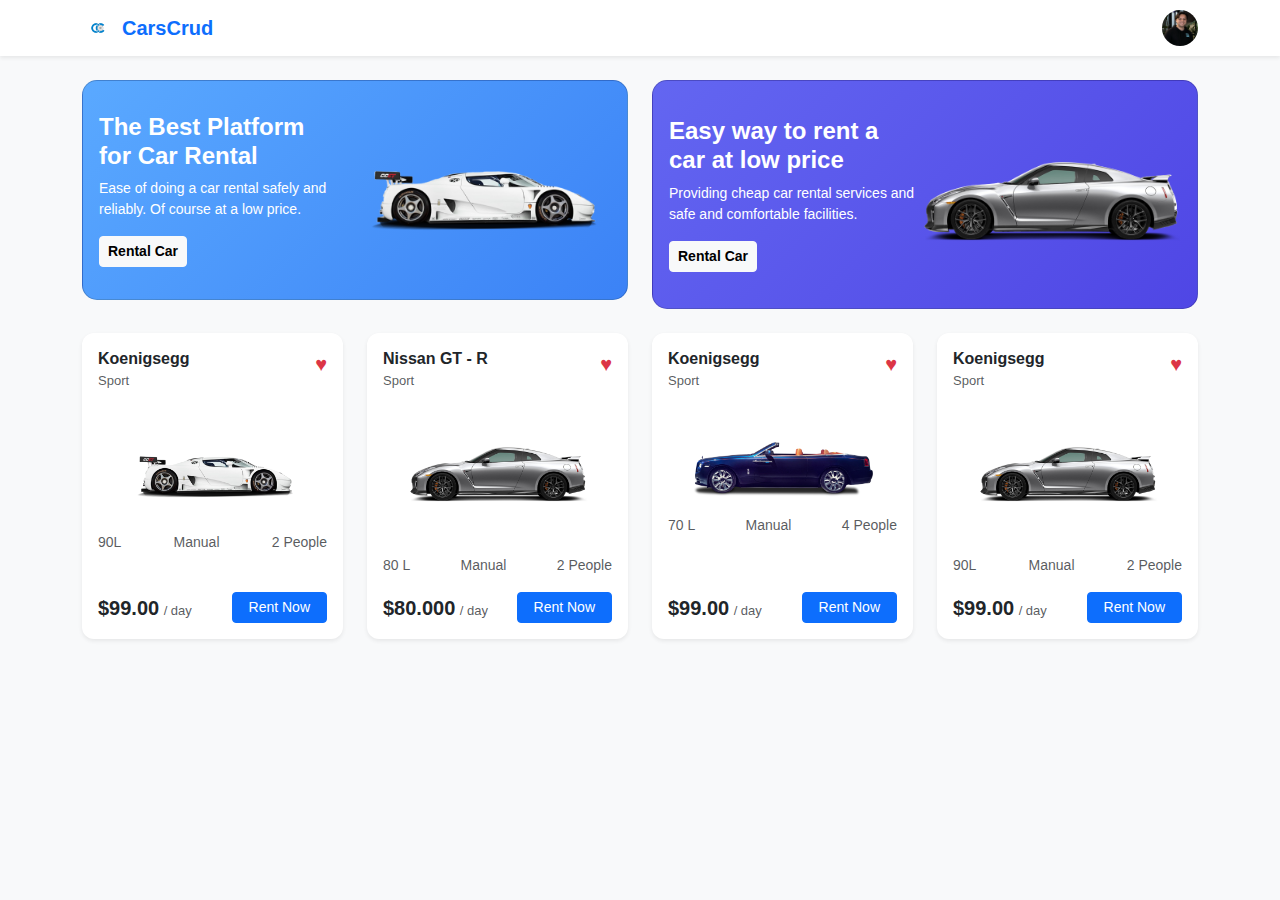
<file: paginaCarros/index.html>
<!DOCTYPE html>
<html lang="en">

<head>
  <meta charset="UTF-8">
  <title>CarsCrud</title>
  <meta name="viewport" content="width=device-width, initial-scale=1">

  <!-- BOOTSTRAP -->
  <link href="https://cdn.jsdelivr.net/npm/bootstrap@5.0.2/dist/css/bootstrap.min.css" rel="stylesheet">

  <!-- CSS -->
  <link rel="stylesheet" href="style.css">
</head>

<body class="bg-light">

  <!-- NAVBAR -->
  <nav class="navbar navbar-light bg-white shadow-sm">
    <div class="container d-flex justify-content-between align-items-center">

      <div class="d-flex align-items-center gap-2">
        <img src="img/4a1e4c27ce95688e74050d94b3e37e05b836f9b5.png" class="logo">
        <span class="navbar-brand fw-bold text-primary mb-0">CarsCrud</span>
      </div>

      <img src="img/dc14c33f48699f31e3acd5a7d4158378fb6110e0.png" class="avatar">
    </div>
  </nav>

  <!-- PROMO CARDS -->
  <div class="container my-4">
    <div class="row g-4">

      <div class="col-md-6">
        <div class="card promo-card promo-blue text-white">
          <div class="card-body d-flex justify-content-between align-items-center">
            <div>
              <h4 class="fw-bold">The Best Platform<br>for Car Rental</h4>
              <p class="small">
                Ease of doing a car rental safely and reliably.
                Of course at a low price.
              </p>
              <button class="btn btn-light btn-sm fw-bold">Rental Car</button>
            </div>
            <img src="img/blanco.png" class="promo-img">
          </div>
        </div>
      </div>

      <div class="col-md-6">
        <div class="card promo-card promo-purple text-white">
          <div class="card-body d-flex justify-content-between align-items-center">
            <div>
              <h4 class="fw-bold">Easy way to rent a<br>car at low price</h4>
              <p class="small">
                Providing cheap car rental services
                and safe and comfortable facilities.
              </p>
              <button class="btn btn-light btn-sm fw-bold">Rental Car</button>
            </div>
            <img src="img/702f356e48fe531e6fd2626c5d1041dbfcde3341.png" class="promo-img">
          </div>
        </div>
      </div>

    </div>
  </div>

  <!-- CAR CARDS -->
  <div class="container" id="recipiente">
    <div class="row g-4">

      <div class="col-md-3">
        <div class="card car-card shadow-sm border-0 h-100">

          <div class="card-body pb-0">
            <div class="d-flex justify-content-between">
              <div>
                <h6 class="fw-bold mb-0">Koenigsegg</h6>
                <small class="text-muted">Sport</small>
              </div>
              <span class="text-danger fs-5">♥</span>
            </div>
          </div>

          <img src="img/blanco.png" class="car-img mx-auto d-block">

          <div class="card-body pt-2 d-flex flex-column">
            <div class="d-flex justify-content-between text-muted small mb-3">
              <span> 90L</span>
              <span> Manual</span>
              <span> 2 People</span>
            </div>

            <div class="mt-auto d-flex justify-content-between align-items-center">
              <div>
                <span class="fw-bold fs-5">$99.00</span>
                <small class="text-muted">/ day</small>
              </div>
              <button class="btn btn-primary btn-sm px-3">
                Rent Now
              </button>
            </div>
          </div>

        </div>
      </div>


      <div class="col-md-3">
        <div class="card car-card shadow-sm border-0 h-100">
          <div class="card-body pb-0">
            <div class="d-flex justify-content-between">
              <div>
                <h6 class="fw-bold mb-0">Nissan GT - R</h6>
                <small class="text-muted">Sport</small>
              </div>
              <span class="text-danger fs-5">♥</span>
            </div>
          </div>

          <img src="img/702f356e48fe531e6fd2626c5d1041dbfcde3341.png" class="car-img mx-auto d-block">

          <div class="card-body pt-2">
            <div class="d-flex justify-content-between text-muted small mb-3">
              <span>80 L</span>
              <span> Manual</span>
              <span> 2 People</span>
            </div>

            <div class="d-flex justify-content-between align-items-center">
              <div>
                <span class="fw-bold fs-5">$80.000</span>
                <small class="text-muted">/ day</small>
              </div>
              <button class="btn btn-primary btn-sm px-3">
                Rent Now
              </button>
            </div>
          </div>
        </div>
      </div>

      <div class="col-md-3">
        <div class="card car-card shadow-sm border-0 h-100">

          <div class="card-body pb-0">
            <div class="d-flex justify-content-between">
              <div>
                <h6 class="fw-bold mb-0">Koenigsegg</h6>
                <small class="text-muted">Sport</small>
              </div>
              <span class="text-danger fs-5">♥</span>
            </div>
          </div>

          <img src="img/2e45bdb64d6f5df6dab1d18d948223ba47972f21.png" class="car-img mx-auto d-block">

          <div class="card-body pt-2 d-flex flex-column">
            <div class="d-flex justify-content-between text-muted small mb-3">
              <span>70 L</span>
              <span> Manual</span>
              <span>4 People</span>
            </div>

          
            <div class="mt-auto d-flex justify-content-between align-items-center">
              <div>
                <span class="fw-bold fs-5">$99.00</span>
                <small class="text-muted">/ day</small>
              </div>
              <button class="btn btn-primary btn-sm px-3">
                Rent Now
              </button>
            </div>
          </div>

        </div>
      </div>


      <div class="col-md-3">
        <div class="card car-card shadow-sm border-0">
          <div class="card-body pb-0">
            <div class="d-flex justify-content-between">
              <div>
                <h6 class="fw-bold mb-0">Koenigsegg</h6>
                <small class="text-muted">Sport</small>
              </div>
              <span class="text-danger fs-5">♥</span>
            </div>
          </div>

          <img src="img/702f356e48fe531e6fd2626c5d1041dbfcde3341.png" class="car-img mx-auto d-block">

          <div class="card-body pt-2">
            <div class="d-flex justify-content-between text-muted small mb-3">
              <span> 90L</span>
              <span> Manual</span>
              <span> 2 People</span>
            </div>

            <div class="d-flex justify-content-between align-items-center">
              <div>
                <span class="fw-bold fs-5">$99.00</span>
                <small class="text-muted">/ day</small>
              </div>
              <button class="btn btn-primary btn-sm px-3">
                Rent Now
              </button>
            </div>
          </div>
        </div>
      </div>

      

    </div>
  </div>
  <button style="display: none;"></button>
</body>


</html>
</file>
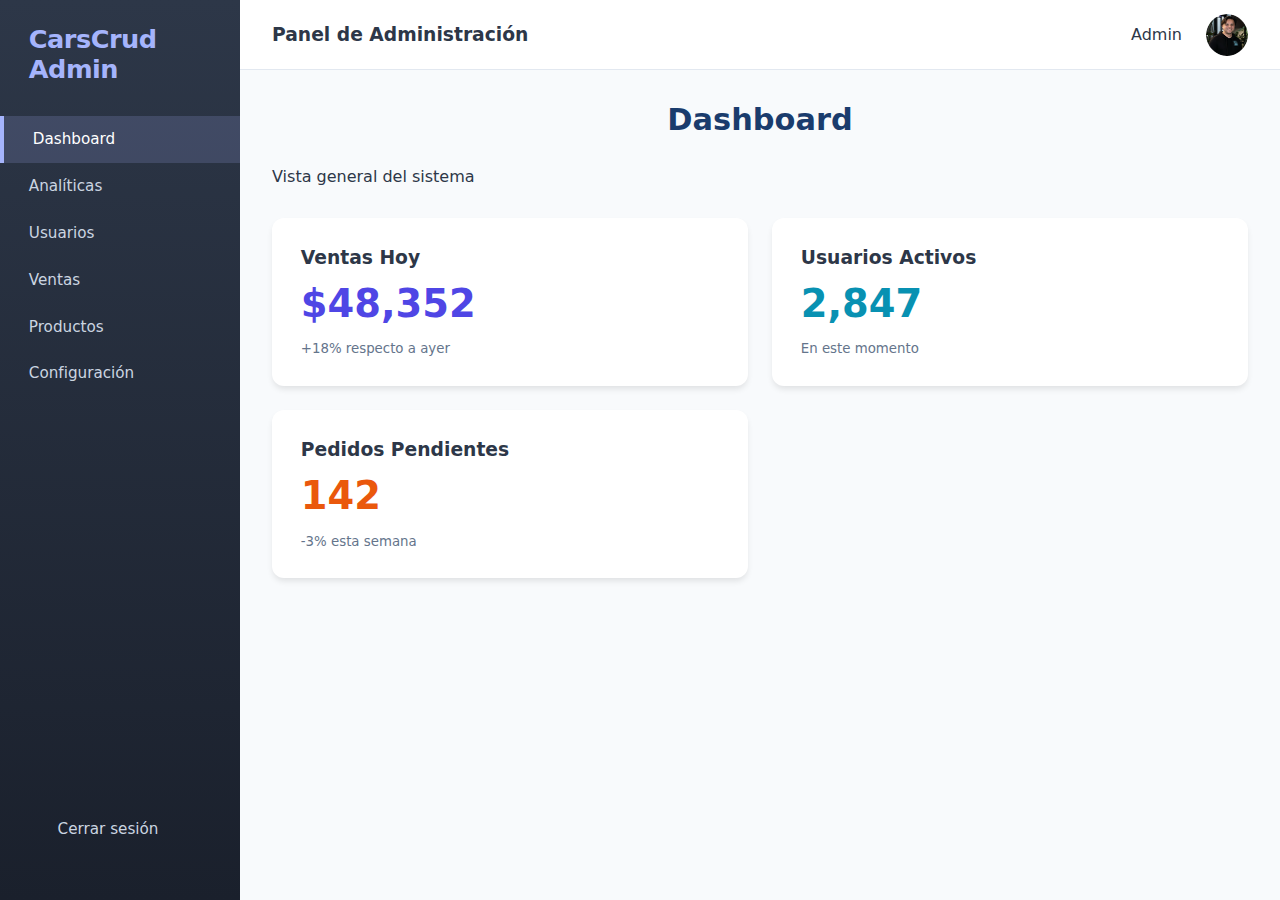
<file: Quasar-main/Dashboard/index.html>
<!DOCTYPE html>
<html lang="es">
    <head>
        <meta charset="UTF-8" />
        <meta name="viewport" content="width=device-width, initial-scale=1.0" />
        <link rel="stylesheet"
            href="https://cdnjs.cloudflare.com/ajax/libs/font-awesome/6.5.1/css/all.min.css">
        <link rel="stylesheet" href="../Dashboard/style.css">
        <title>CarsCrud - Admin Dashboard</title>
    </head>
    <body>
        <div class="layout">
            <aside class="sidebar">
                <div class="logo">CarsCrud Admin</div>
                <ul class="nav-list">
                    <li><a class="nav-item active" data-page="dashboard">
                            Dashboard</a></li>
                    <li><a class="nav-item" data-page="analytics">
                            Analíticas</a></li>
                    <li><a class="nav-item" data-page="users"> Usuarios</a></li>
                    <li><a class="nav-item" data-page="sales"> Ventas</a></li>
                    <li><a class="nav-item" data-page="products">
                            Productos</a></li>
                    <li><a class="nav-item" data-page="settings">
                            Configuración</a></li>
                </ul>
                <div style="margin-top: auto; padding: 1.5rem 1.8rem;">
                    <div class="nav-item"> Cerrar sesión </div>
                </div>
            </aside>

            <main class="main-content">
                <header class="topbar">
                    <div>
                        <h3 style="font-weight: 600;">Panel de
                            Administración</h3>
                    </div>
                    <div style="display:flex; align-items:center; gap:1.5rem;">
                        <span>Admin</span>
                        <div
                            style="width:42px; height:42px; border-radius:50%; overflow: hidden;">
                            <img
                                src="../Dashboard/img/Profil & Notification.png"
                                alt="Perfil"
                                style="width: 100%; height: 100%; object-fit: cover;">
                        </div>
                    </div>
                </header>

                <section class="content-area">
                    <div id="dashboard" class="page active">
                        <h1>Dashboard</h1>
                        <p>Vista general del sistema</p>
                        <div class="card-grid">
                            <div class="card">
                                <h3>Ventas Hoy</h3>
                                <p
                                    style="font-size:2.4rem; font-weight:bold; margin:0.8rem 0; color:#4f46e5;">$48,352</p>
                                <small style="color:#64748b;">+18% respecto a
                                    ayer</small>
                            </div>
                            <div class="card">
                                <h3>Usuarios Activos</h3>
                                <p
                                    style="font-size:2.4rem; font-weight:bold; margin:0.8rem 0; color:#0891b2;">2,847</p>
                                <small style="color:#64748b;">En este
                                    momento</small>
                            </div>
                            <div class="card">
                                <h3>Pedidos Pendientes</h3>
                                <p
                                    style="font-size:2.4rem; font-weight:bold; margin:0.8rem 0; color:#ea580c;">142</p>
                                <small style="color:#64748b;">-3% esta
                                    semana</small>
                            </div>
                        </div>
                    </div>

                    <div id="analytics" class="page">
                        <div class="container">
                            <h1>Carros Disponibles para Renta</h1>
                            <div style="margin-bottom: 20px;">
                                <input type="text" id="search"
                                    placeholder="Buscar vehículo..."
                                    style="padding: 10px; width: 100%; border-radius: 8px; border: 1px solid #ddd;">
                            </div>
                            <table>
                                <thead>
                                    <tr>
                                        <th>#</th>
                                        <th>Modelo</th>
                                        <th>Tipo</th>
                                        <th>Capacidad</th>
                                        <th>Transmisión</th>
                                        <th>Combustible</th>
                                        <th>Precio/día</th>
                                        <th>Sección</th>
                                    </tr>
                                </thead>
                                <tbody id="tbody">
                                </tbody>
                            </table>
                        </div>
                    </div>

                    <div id="products" class="page">
                        <h1>Gestión de Productos</h1>
                        <div class="card">
                            <h3>Agregar Nuevo Vehículo a la Landing Page</h3>
                            <p
                                style="margin-bottom: 1.5rem; color: #64748b;">Completa
                                los datos para publicar un nuevo auto en el
                                catálogo.</p>

                            <form id="form-producto"
                                style="display: grid; gap: 1.2rem;">
                                <div style="display: flex; gap: 1rem;">
                                    <div style="flex: 1;">
                                        <label>Nombre del Auto</label>
                                        <input type="text" id="p-name"
                                            placeholder="Ej: Tesla Model 3"
                                            required
                                            style="width: 100%; padding: 12px; border-radius: 6px; border: 1px solid #cbd5e1;">
                                    </div>
                                    <div style="flex: 1;">
                                        <label>Tipo de Vehículo</label>
                                        <input type="text" id="p-type"
                                            placeholder="Ej: Sedan, SUV, Sport"
                                            required
                                            style="width: 100%; padding: 12px; border-radius: 6px; border: 1px solid #cbd5e1;">
                                    </div>
                                </div>

                                <div style="display: flex; gap: 1rem;">
                                    <div style="flex: 1;">
                                        <label>Precio por día ($)</label>
                                        <input type="number" id="p-price"
                                            placeholder="99.00" required
                                            style="width: 100%; padding: 12px; border-radius: 6px; border: 1px solid #cbd5e1;">
                                    </div>
                                    <div style="flex: 1;">
                                        <label>Capacidad Gasolina (L)</label>
                                        <input type="number" id="p-liters"
                                            placeholder="80" required
                                            style="width: 100%; padding: 12px; border-radius: 6px; border: 1px solid #cbd5e1;">
                                    </div>
                                </div>

                                <div style="display: flex; gap: 1rem;">
                                    <div style="flex: 1;">
                                        <label>Pasajeros</label>
                                        <input type="number" id="p-people"
                                            placeholder="4" required
                                            style="width: 100%; padding: 12px; border-radius: 6px; border: 1px solid #cbd5e1;">
                                    </div>
                                    <div style="flex: 1;">
                                        <label>Sección de Destino</label>
                                        <select id="p-section"
                                            style="width: 100%; padding: 12px; border-radius: 6px; border: 1px solid #cbd5e1; background: white;">
                                            <option value="popular">Popular
                                                Car</option>
                                            <option
                                                value="recommend">Recommendation
                                                Car</option>
                                        </select>
                                    </div>
                                </div>

                                <div style="flex: 1;">
                                    <label>Imagen del Vehículo</label>
                                    <input type="file" id="p-image"
                                        accept="image/*" required
                                        style="width: 100%; padding: 8px; border-radius: 6px; border: 1px solid #cbd5e1; background: white;">
                                </div>

                                <button type="submit"
                                    style="background: #4f46e5; color: white; border: none; padding: 15px; border-radius: 8px; cursor: pointer; font-weight: bold; font-size: 1rem; transition: background 0.3s;">
                                    <i class="fa-solid fa-cloud-arrow-up"></i>
                                    Publicar Vehículo
                                </button>
                            </form>
                        </div>
                    </div>

                    <div id="users" class="page"><h1>Usuarios</h1><p>Gestión de
                            clientes.</p></div>
                    <div id="sales" class="page"><h1>Ventas</h1><p>Historial de
                            rentas.</p></div>
                    <div id="settings"
                        class="page"><h1>Configuración</h1><p>Ajustes de
                            cuenta.</p></div>

                </section>
            </main>
        </div>
        <script src="../Dashboard/script.js"></script>
    </body>
</html>
</file>
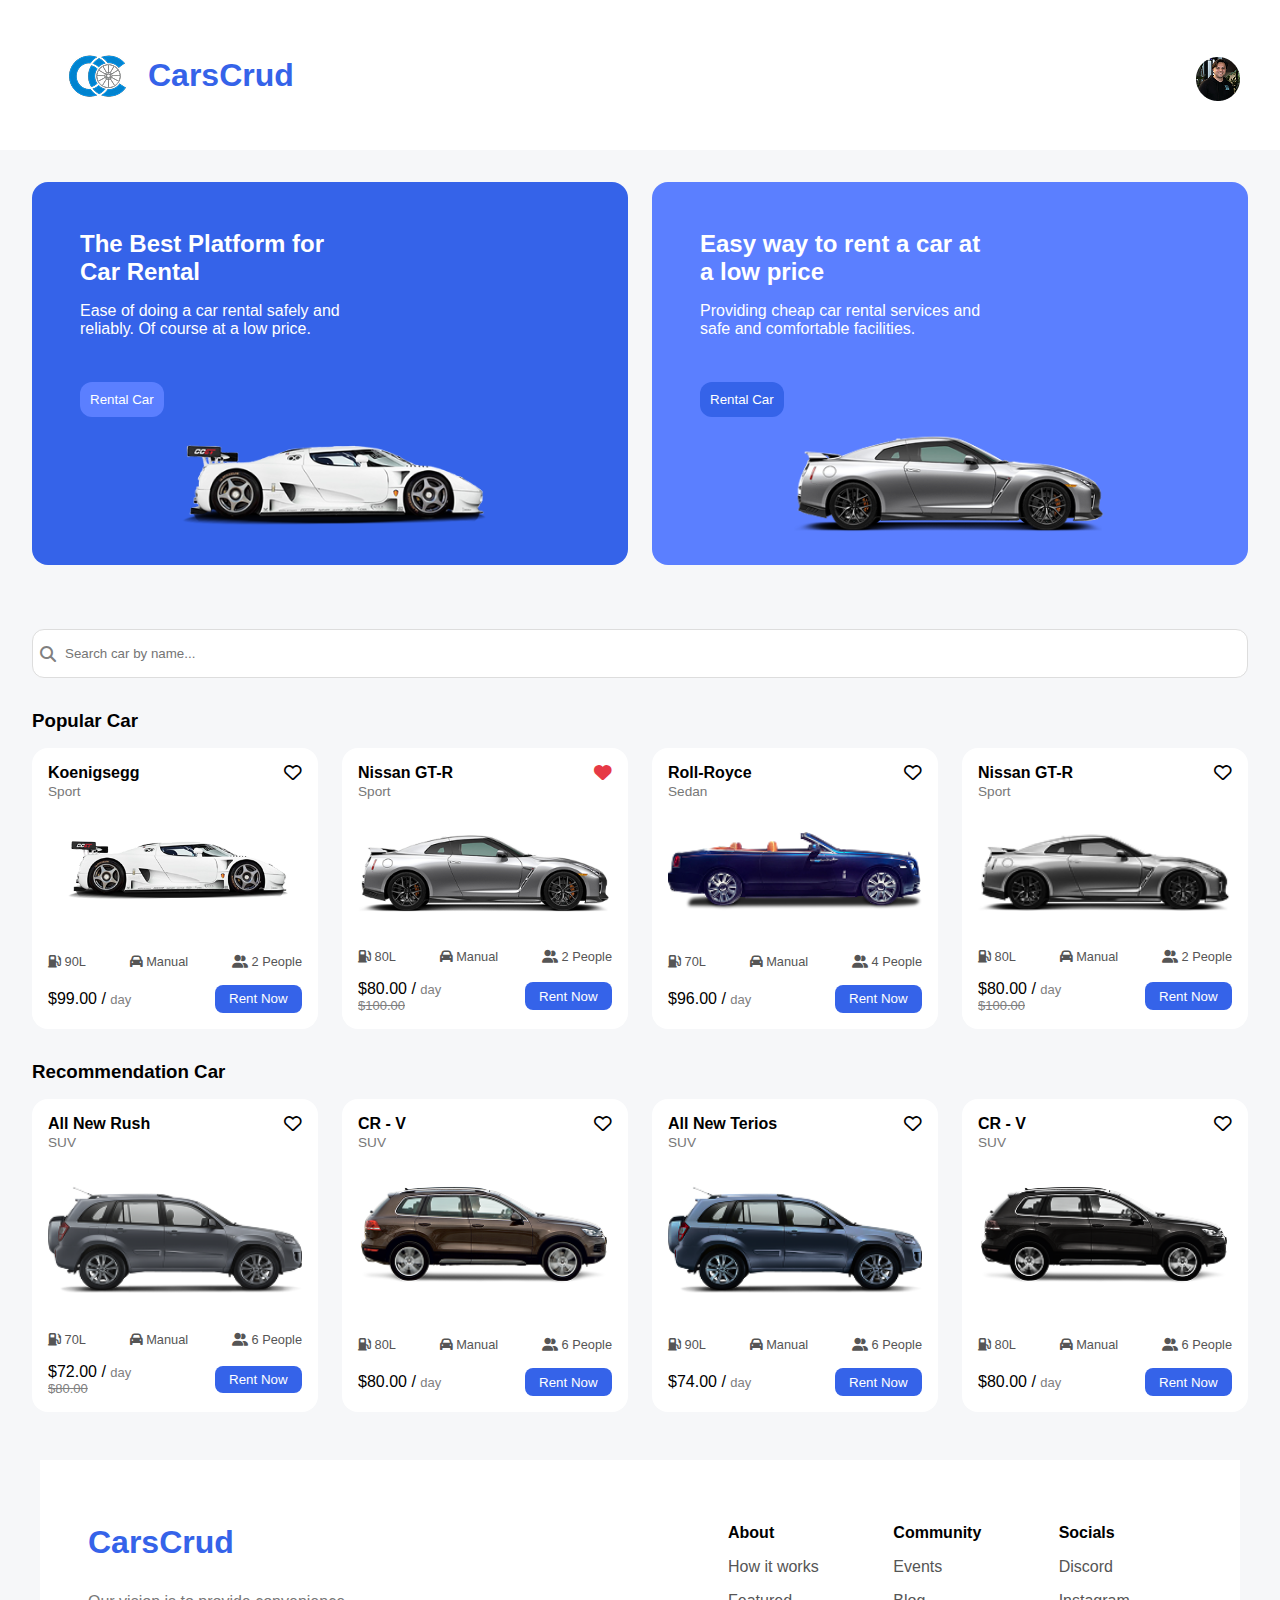
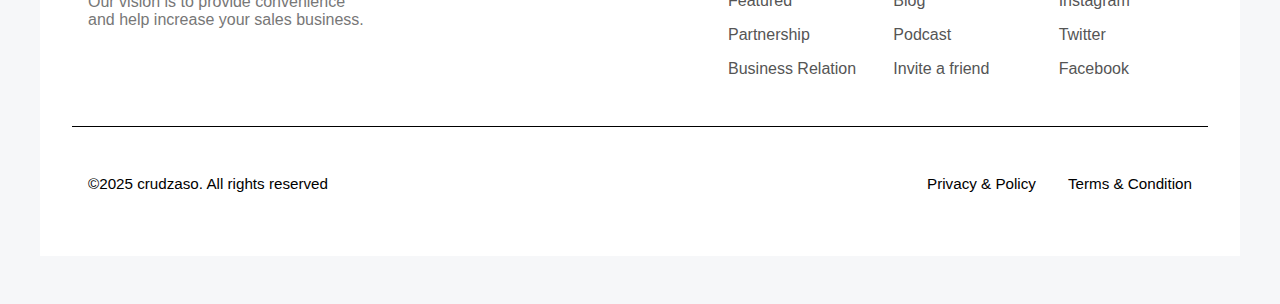
<file: Quasar-main/Landingpage/index.html>
<!DOCTYPE html>
<html lang="es">
<head>
    <meta charset="UTF-8">
    <meta name="viewport" content="width=device-width, initial-scale=1.0">
    <title>CarsCrud</title>
    <link rel="stylesheet" href="https://cdnjs.cloudflare.com/ajax/libs/font-awesome/6.5.1/css/all.min.css">
    <link rel="stylesheet" href="../Landingpage/style.css">
</head>
<body>
    <header class="header">
        <div class="header-left">
            <img src="../Landingpage/img/CarsCrud-logo.png" alt="Logo">
            <h1 class="logo">CarsCrud</h1>
        </div>
        <div class="header-right">
            <div class="avatar">
                <img src="../Landingpage/img/Profil & Notification.png" alt="Perfil">
            </div>
        </div>
    </header>

    <main class="layout">
        <section class="hero">
            <article class="hero-card hero-primary">
                <div class="hero-content">
                    <h2>The Best Platform for Car Rental</h2>
                    <p>Ease of doing a car rental safely and reliably. Of course at a low price.</p>
                    <button type="button" class="btn-1">Rental Car</button>
                </div>
                <div class="hero-image"><img src="../Landingpage/img/Car1.png" alt="Car-Hero"></div>
            </article>
            <article class="hero-card hero-secondary">
                <div class="hero-content">
                    <h2>Easy way to rent a car at a low price</h2>
                    <p>Providing cheap car rental services and safe and comfortable facilities.</p>
                    <button type="button" class="btn-2">Rental Car</button>
                </div>
                <div class="hero-image"><img src="../Landingpage/img/Car2.png" alt="Car-Hero"></div>
            </article>
        </section>

        <section class="search-section">
            <div class="search">
                <i class="fa-solid fa-magnifying-glass" style="color: gray;"></i>
                <input type="text" id="searchInput" placeholder="Search car by name...">
            </div>
        </section>

        <section class="cars">
            <header class="section-header">
                <h3>Popular Car</h3>
            </header>
            <div id="popular-grid" class="cars-grid">
                </div>
        </section>

        <section class="cars">
            <header class="section-header">
                <h3>Recommendation Car</h3>
            </header>
            <div id="recommend-grid" class="cars-grid">
                </div>
        </section>
    </main>

    <footer class="footer">
        <div class="footer-brand">
            <h1>CarsCrud</h1>
            <p>Our vision is to provide convenience <br> and help increase your sales business.</p>
        </div>
        <div class="footer-links">
            <div>
                <h4>About</h4>
                <a href="#">How it works</a> <a href="#">Featured</a> <a href="#">Partnership</a> <a href="#">Business Relation</a>
            </div>
            <div>
                <h4>Community</h4>
                <a href="#">Events</a> <a href="#">Blog</a> <a href="#">Podcast</a> <a href="#">Invite a friend</a>
            </div>
            <div>
                <h4>Socials</h4>
                <a href="#">Discord</a> <a href="#">Instagram</a> <a href="#">Twitter</a> <a href="#">Facebook</a>
            </div>
        </div>
        <div class="footer-line"></div>
        <div class="footer-copy">
            <div><p>©2025 crudzaso. All rights reserved</p></div>
            <div class="footer-copy-secundary">
                <p>Privacy & Policy</p>
                <p>Terms & Condition</p>
            </div>
        </div>
    </footer>

    <script src="../Landingpage/script.js"></script>
</body>
</html>
</file>
<file: paginaCarros/style.css>
/* GENERAL */
body {
  font-family: Arial, sans-serif;
}

/* NAVBAR */
.logo {
  width: 32px;
  height: 32px;
}

.avatar {
  width: 36px;
  height: 36px;
  border-radius: 50%;
  object-fit: cover;
}

/* PROMO CARDS */
.promo-card {
  border-radius: 15px;
  min-height: 220px;
}

.promo-blue {
  background: linear-gradient(135deg, #5aa9ff, #3b82f6);
}

.promo-purple {
  background: linear-gradient(135deg, #6366f1, #4f46e5);
}

.promo-img {
  width: 260px;
  height: auto;
}

/* CAR CARD */
.car-card {
  border-radius: 12px;
}

.car-img {
  width: 180px;
  margin: 10px 0;
}

.car-card small {
  font-size: 13px;
}
</file>
<file: Quasar-main/Dashboard/style.css>
* {
    margin: 0;
    padding: 0;
    box-sizing: border-box;
}

body {
    font-family: 'Segoe UI', system-ui, sans-serif;
    background-color: #f5f6fa;
    color: #2d3748;
    height: 100vh;
    overflow: hidden;
}

.layout {
    display: grid;
    grid-template-columns: 240px 1fr;
    height: 100vh;
}

/* Sidebar */
.sidebar {
    background: linear-gradient(180deg, #2d3748 0%, #1a202c 100%);
    color: white;
    display: flex;
    flex-direction: column;
    padding: 1.5rem 0;
}

.logo {
    padding: 0 1.8rem 2rem;
    font-size: 1.6rem;
    font-weight: bold;
    letter-spacing: -0.5px;
    color: #a5b4fc;
}

.nav-list {
    list-style: none;
}

.nav-item {
    padding: 0.9rem 1.8rem;
    display: flex;
    align-items: center;
    gap: 12px;
    color: #cbd5e1;
    text-decoration: none;
    font-size: 0.95rem;
    transition: all 0.25s ease;
    cursor: pointer;
    user-select: none;
}

.nav-item:hover {
    background-color: rgba(255,255,255,0.08);
    color: white;
}

.nav-item.active {
    background-color: rgba(165,180,252,0.18);
    color: white;
    border-left: 4px solid #a5b4fc;
}

/* Contenido principal */
.main-content {
    display: flex;
    flex-direction: column;
    overflow: hidden;
}

.topbar {
    height: 70px;
    background: white;
    border-bottom: 1px solid #e2e8f0;
    display: flex;
    align-items: center;
    justify-content: space-between;
    padding: 0 2rem;
    box-shadow: 0 1px 3px rgba(0,0,0,0.05);
}

.content-area {
    flex: 1;
    padding: 2rem;
    overflow-y: auto;
    background: #f8fafc;
}

.page {
    display: none;
}

.page.active {
    display: block;
}

h1 {
    font-size: 1.9rem;
    margin-bottom: 1.5rem;
    color: #1e293b;
}

.card-grid {
    display: grid;
    grid-template-columns: repeat(auto-fit, minmax(320px, 1fr));
    gap: 1.5rem;
    margin-top: 2rem;
}

.card {
    background: white;
    padding: 1.8rem;
    border-radius: 12px;
    box-shadow: 0 4px 6px -1px rgba(0,0,0,0.1);
}

.container {
    max-width: 1200px;
    margin: 0 auto;
}

h1 {
    text-align: center;
    color: #1a3c6d;
    margin-bottom: 30px;
}

table {
    width: 100%;
    border-collapse: collapse;
    background: white;
    box-shadow: 0 4px 15px rgba(0,0,0,0.08);
    border-radius: 10px;
    overflow: hidden;
}

th, td {
    padding: 14px 16px;
    text-align: left;
    border-bottom: 1px solid #e9ecef;
}

th {
    background-color: #1a3c6d;
    color: white;
    font-weight: 600;
    text-transform: uppercase;
    font-size: 0.9rem;
}

tr:hover {
    background-color: #f8f9fa;
    transition: background-color 0.2s;
}

.price {
    font-weight: bold;
    color: #e63946;
}

.original-price {
    text-decoration: line-through;
    color: #999;
    font-size: 0.9em;
    margin-left: 8px;
}

.section-title {
    background-color: #e9ecef;
    font-weight: bold;
    color: #1a3c6d;
}

.popular {
    background-color: #fff3cd;
}

.recommendation {
    background-color: #d4edda;
}
</file>
<file: Quasar-main/Landingpage/style.css>
:root {
    --primary: #3563e9;
    --secondary: #5b7fff;
    --bg: #f6f7f9;
    --card: #ffffff;
    --radius: 16px;
}

* {
    margin: 0;
    padding: 0;
    box-sizing: border-box;
}

body {
    background: var(--bg);
    font-family: Arial, sans-serif;
}

/* HEADER (Flex avanzado) */
.header {
    display: flex;
    justify-content: space-between;
    align-items: center;
    padding: 1rem 2rem;
    background: white;
}

.header-left {
    display: flex;
    align-items: center;
    gap: 1rem;
    padding: 1rem;
    margin: 1rem;
}

.header-left h1 {
    color: var(--primary);
}

.header-right {
    display: flex;
    align-items: center;
    gap: 1rem;
}

.avatar {
    width: 36px;
    height: 36px;
    margin: 1rem;
    border-radius: 50%;
}

/* MAIN GRID */
.layout {
    display: grid;
    gap: 2rem;
    max-width: 1440px;
    margin: 0 auto;
}

/* HERO (Grid avanzado) */
.hero {
    display: grid;
    grid-template-columns: repeat(auto-fit, minmax(320px, 1fr));
    gap: 1.5rem;
}

.hero-content {
    display: table-caption;
}

.hero-card {
    display: block;
    grid-template-columns: 1.2fr 0.8fr;
    align-items: center;
    padding: 2rem;
    border-radius: var(--radius);
    color: white;
}

.hero-primary { background: var(--primary); }
.hero-secondary { background: var(--secondary); }

.hero h2 {
    margin: 1rem;
}

.hero p {
    width: 284px;
    height: 48px;
    margin: 1rem;
}

.btn-1 {
    background-color: var(--secondary);
    border-radius: 12px;
    border-color: transparent;
    color: white;
    padding: 0.5rem;
    margin: 1rem;
}

.btn-2 {
    background-color: var(--primary);
    border-radius: 12px;
    border-color: transparent;
    color: white;
    padding: 0.5rem;
    margin: 1rem;
}

.hero-image {
    height: 100px;
    border-radius: 12px;
    display: flex;
    justify-content: center;
}

/* SEARCH */
.search-section {
    padding: 0 2rem;
    position: relative;
}

.fa-solid.fa-magnifying-glass{
    position: absolute;
    top: 50%;
    transform: translatey(-50%);
    left:2.5rem;
}

.search-section input {
    width: 100%;
    padding: 1rem 1rem 1rem 2rem;
    border-radius: 12px;
    border: 1px solid #ddd;
}

/* CARS GRID */
.cars {
    padding: 0 1rem; /* Reducido para abarcar más ancho de pantalla */
}

.section-header {
    display: flex;
    justify-content: space-between;
    margin-bottom: 1rem;
}

.cars-grid {
    display: grid;
    grid-template-columns: repeat(auto-fill, minmax(280px, 1fr)); /* Aumentado tamaño mínimo para cards más grandes */
    gap: 1.5rem;
    justify-content: center; /* Centra el contenido de la grilla */
}

/* CARD (Grid + Flex combinado) */
.car-card {
    background: var(--card);
    border-radius: var(--radius);
    padding: 1rem;
    display: grid;
    grid-template-rows: auto 1fr auto auto;
    gap: 1rem;
}

.card-top {
    display: flex;
    justify-content: space-between;
    align-items: flex-start;
}

.card-top span {
    color: #777;
    font-size: 0.85rem;
}

.discount { 
    display: block;
    font-size: small;
    color: grey;
    text-decoration: line-through;
}

.secondary-text {
    font-size: small;
    color: grey;
}

.car-image {
    padding: 1rem 0;
    border-radius: 12px;
}

.image-car {
    width: 100%;
}

.card-specs {
    display: flex;
    justify-content: space-between;
    font-size: 0.8rem;
    color: #555;
}

.card-bottom {
    display: flex;
    justify-content: space-between;
    align-items: center;
}

.card-bottom button {
    padding: 0.4rem 0.9rem;
    background: var(--primary);
    color: white;
    border: none;
    border-radius: 8px;
}

/* FOOTER GRID */
.footer {
    background: white;
    padding: 3rem 2rem;
    margin: 3rem auto;
    max-width: 1440px;          /* o el ancho que prefieras */
    display: grid;
    grid-template-columns: 1fr 2fr;
    gap: 2rem;
}

.footer h1 {
    color: var(--primary);
    padding: 1rem;
}

.footer h4 {
    margin: 1rem;
}

.footer p {
    color: #777;
    padding: 1rem;
}

.footer-links {
    display: grid;
    grid-template-columns: repeat(3, 1fr);
    margin-left: 15rem;
}

.footer a {
    display: block;
    margin: 1rem;
    color: #555;
    text-decoration: none;
}

.footer-line {
    background-color: #000000;   
    height: 1px;
    grid-column: 1 / -1;     
}

.footer-copy {
    grid-column: 1 / -1;         
    display: flex;
    justify-content: space-between;
    align-items: center;
    font-size: 0.95rem;
}

.footer-copy p {
    margin: 0;
    color: #000000;
}

.footer-copy-secundary {
    display: flex;
}

.card-top i {
    cursor: pointer;
    font-size: 1.1rem;
    transition: color 0.2s ease, transform 0.2s ease;
}

.card-top i.fa-solid {
    color: #e63946;
}

.card-top i:hover {
    transform: scale(1.1);
}

/* RESPONSIVE */

/* Móviles (celulares) - max 480px */
@media (max-width: 480px) {
    .hero {
        padding: 1rem;
    }

    .hero-card {
        grid-template-columns: 1fr;
        text-align: center;
    }

    .hero-image {
        justify-self: center;
    }

    .search-section {
        padding: 0 1rem;
    }

    .cars {
        padding: 0 0.5rem;
    }

    .cars-grid {
        grid-template-columns: 1fr; /* Una columna para móviles */
        justify-content: center;
    }

    .car-card {
        max-width: 90%;
        margin: 0 auto;
    }

    .footer {
        grid-template-columns: 1fr;
        padding: 2rem 1rem;
        margin: 2rem;
    }
    .footer-copy {
        flex-direction: column;
        align-items: flex-start;
        gap: 0.8rem;
    }
    
    .footer-copy p:last-child,
    .footer-copy p:nth-child(2) {
        align-self: flex-end;   /* los links van a la derecha */
    }
}

/* Tablets - 481px a 1023px */
@media (min-width: 481px) and (max-width: 1023px) {
    .hero {
        padding: 1.5rem;
    }

    .hero-card {
        grid-template-columns: 1fr; /* Apilar en tablets pequeñas */
    }

    .cars {
        padding: 0 1rem;
    }

    .cars-grid {
        grid-template-columns: repeat(auto-fill, minmax(240px, 1fr)); /* Ajuste para tablets */
    }

    .footer {
        grid-template-columns: 1fr;
    }
    .footer-copy {
        text-align: center;
    }
    
    .footer-copy p:last-child,
    .footer-copy p:nth-child(2) {
        align-self: center;
    }
}

/* Laptops - 1024px a 1439px */
@media (min-width: 1024px) and (max-width: 1439px) {
    .hero {
        padding: 2rem;
    }

    .cars {
        padding: 0 2rem;
    }

    .cars-grid {
        grid-template-columns: repeat(auto-fill, minmax(280px, 1fr)); /* Tamaño estándar para laptops */
    }

    .footer {
        padding: 3rem 2rem;
        margin: 3rem auto;
        max-width: 1200px;
    }
}

/* TVs y pantallas grandes - min 1440px */
@media (min-width: 1440px) {
    .layout {
        max-width: 1600px; /* Aumenta para pantallas grandes */
    }

    .hero {
        padding: 3rem;
    }

    .cars {
        padding: 0 3rem;
    }

    .cars-grid {
        grid-template-columns: repeat(auto-fill, minmax(350px, 1fr)); /* Cards más grandes para TVs */
    }

    .footer {
        max-width: 1600px;
        margin: 3rem auto;
        padding: 4rem 3rem;
    }
}

/* Existente (ajustado para consistencia, removido .header-center ya que no existe en HTML) */
@media (max-width: 768px) {
    .footer {
        grid-template-columns: 1fr;
    }
}
</file>
